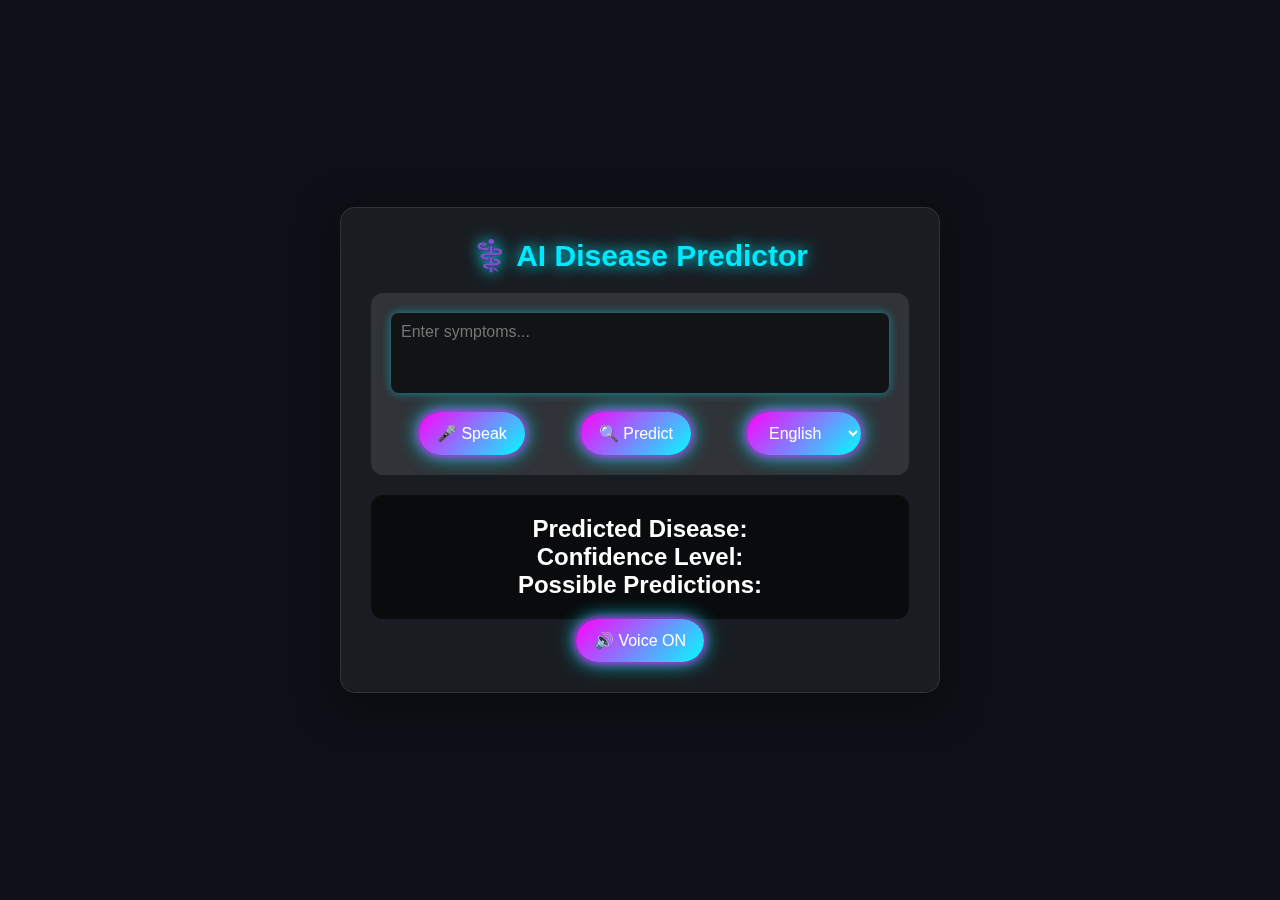
<file: index.html>
<!DOCTYPE html>
<html lang="en">
<head>
    <meta charset="UTF-8">
    <meta name="viewport" content="width=device-width, initial-scale=1.0">
    <title>AI Disease Predictor</title>
    <link rel="stylesheet" href="style.css">
</head>
<body>
    <div class="container">
        <h1 class="title">⚕️ AI Disease Predictor</h1>
        <div id="input-container">
            <textarea id="symptoms" placeholder="Enter symptoms..."></textarea>
            <div class="button-group">
                <button id="speech-btn" class="btn neon-btn">🎤 Speak</button>
                <button id="predict-btn" class="btn neon-btn">🔍 Predict</button>
                <select id="language-select" class="btn neon-btn">
                    <div class="it">
                        <option value="en-US">English</option>
                        <option value="hi-IN">Hindi</option>
                        <option value="es-ES">Spanish</option>
                        <option value="fr-FR">French</option>
                    </div>
                </select>
            </div>
        </div>
        <div id="output-container">
            <h2>Predicted Disease:</h2>
            <p id="disease"></p>
            <h2>Confidence Level:</h2>
            <p id="confidence"></p>
            <h2>Possible Predictions:</h2>
            <ul id="top-predictions"></ul>
        </div>
        <button id="toggle-voice-btn" class="btn neon-btn">🔊 Voice ON</button>
    </div>
    <script src="script.js"></script>
</body>

</html>
</file>
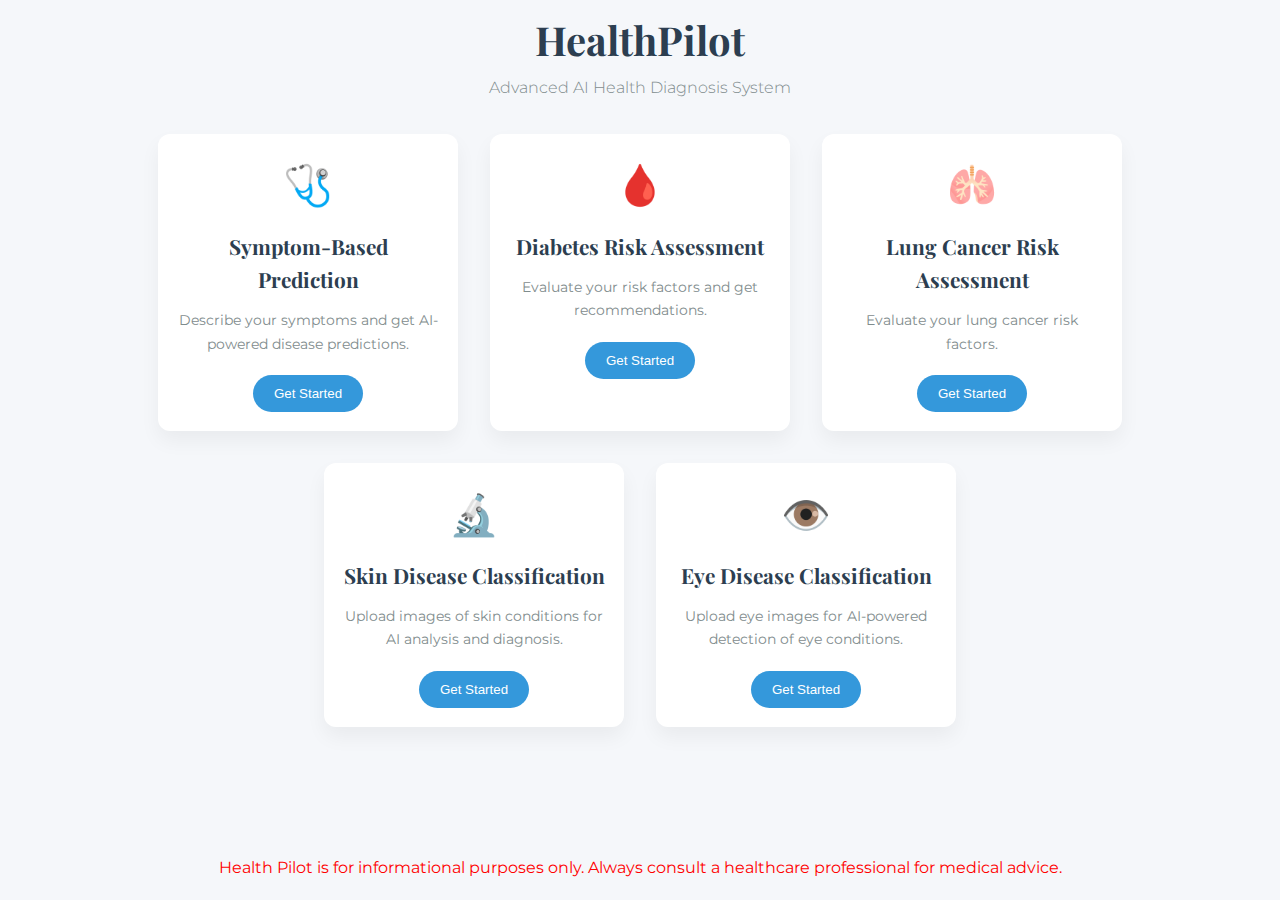
<file: templates/home.html>
<!DOCTYPE html>
<html lang="en">
<head>
    <meta charset="UTF-8">
    <meta name="viewport" content="width=device-width, initial-scale=1.0">
    <title>Health Pilot - AI Health Advisor</title>
    <link href="https://fonts.googleapis.com/css2?family=Playfair+Display:wght@400;700&family=Montserrat:wght@300;400;500&display=swap" rel="stylesheet">
    <style>
        * {
            margin: 0;
            padding: 0;
            box-sizing: border-box;
        }
        
        body {
            font-family: 'Montserrat', sans-serif;
            background-color: #f5f7fa;
            color: #333;
            line-height: 1.6;
        }
        
        .container {
            max-width: 1200px;
            margin: 0 auto;
            padding: 0.2rem;
            min-height: 100vh;
            display: flex;
            flex-direction: column;
        }
        
        header {
            text-align: center;
            margin-bottom: 5px;
            padding: 5px;
        }
        
        .title {
            font-family: 'Playfair Display', serif;
            font-size: 2.5rem;
            color: #2c3e50;
            margin-bottom: 0.15rem;
        }
        
        .subtitle {
            font-size: 1rem;
            color: #7f8c8d;
            font-weight: 300;
        }
        
        .options-container {
            display: flex;
            justify-content: center;
            flex-wrap: wrap;
            gap: 2rem;
            margin: 1.5rem 0;
        }
        
        .option-card {
            background-color: white;
            border-radius: 12px;
            box-shadow: 0 10px 20px rgba(0,0,0,0.05);
            padding: 1.2rem;
            width: 300px;
            text-align: center;
            transition: transform 0.3s, box-shadow 0.3s;
            cursor: pointer;
        }
        
        .option-card:hover {
            transform: translateY(-10px);
            box-shadow: 0 15px 30px rgba(0,0,0,0.1);
        }
        
        .option-icon {
            font-size: 2.5rem;
            margin-bottom: 0.8rem;
        }
        
        .option-title {
            font-family: 'Playfair Display', serif;
            font-size: 1.3rem;
            margin-bottom: 0.8rem;
            color: #2c3e50;
        }
        
        .option-description {
            color: #7f8c8d;
            margin-bottom: 1.2rem;
            font-size: 0.9rem;
        }
        
        .option-btn {
            background-color: #3498db;
            color: white;
            border: none;
            padding: 0.7rem 1.3rem;
            border-radius: 50px;
            font-weight: 500;
            cursor: pointer;
            transition: background-color 0.3s;
        }
        
        .option-btn:hover {
            background-color: #2980b9;
        }
        
        footer {
            margin-top: auto;
            text-align: center;
            padding: 1rem 0;
            color: red;
            font-size: 1rem;
        }
    </style>
</head>
<body>
    <div class="container">
        <header>
            <h1 class="title">HealthPilot</h1>
            <p class="subtitle">Advanced AI Health Diagnosis System</p>
        </header>
        
        <div class="options-container">
            <div class="option-card" onclick="window.location.href='/symptom_prediction'">
                <div class="option-icon">🩺</div>
                <h2 class="option-title">Symptom-Based Prediction</h2>
                <p class="option-description">Describe your symptoms and get AI-powered disease predictions.</p>
                <button class="option-btn">Get Started</button>
            </div>
            
            <div class="option-card" onclick="window.location.href='/diabetes'">
                <div class="option-icon">🩸</div>
                <h2 class="option-title">Diabetes Risk Assessment</h2>
                <p class="option-description">Evaluate your risk factors and get recommendations.</p>
                <button class="option-btn">Get Started</button>
            </div>

            <div class="option-card" onclick="window.location.href='/lungs'">
                <div class="option-icon">🫁</div>
                <h2 class="option-title">Lung Cancer Risk Assessment</h2>
                <p class="option-description">Evaluate your lung cancer risk factors.</p>
                <button class="option-btn">Get Started</button>
            </div>
                        
            <div class="option-card" onclick="window.location.href='/skin_disease'">
                <div class="option-icon">🔬</div>
                <h2 class="option-title">Skin Disease Classification</h2>
                <p class="option-description">Upload images of skin conditions for AI analysis and diagnosis.</p>
                <button class="option-btn">Get Started</button>
            </div>

            <div class="option-card" onclick="window.location.href='/eye_disease'">
                <div class="option-icon">👁️</div>
                <h2 class="option-title">Eye Disease Classification</h2>
                <p class="option-description">Upload eye images for AI-powered detection of eye conditions.</p>
                <button class="option-btn">Get Started</button>
            </div>            
        </div>
        
        <footer>
            <p>Health Pilot is for informational purposes only. Always consult a healthcare professional for medical advice.</p>
        </footer>
    </div>
</body>
</html>
</file>
<file: style.css>
/* Global Styles */
* {
    margin: 0;
    padding: 0;
    box-sizing: border-box;
    font-family: 'Poppins', sans-serif;
}

body {
    background: #0d1117;
    display: flex;
    justify-content: center;
    align-items: center;
    height: 100vh;
    text-align: center;
    padding: 20px;
}

/* Container */
.container {
    max-width: 600px;
    width: 100%;
    background: rgba(255, 255, 255, 0.05);
    backdrop-filter: blur(20px);
    padding: 30px;
    border-radius: 15px;
    box-shadow: 0 10px 40px rgba(0, 0, 0, 0.5);
    border: 1px solid rgba(255, 255, 255, 0.1);
    transition: 0.3s ease-in-out;
}

.container:hover {
    transform: scale(1.02);
}

/* Title */
.title {
    font-size: 30px;
    color: #00eaff;
    text-shadow: 0 0 15px #00eaff;
    margin-bottom: 20px;
}

/* Input Container */
#input-container {
    background: rgba(255, 255, 255, 0.1);
    padding: 20px;
    border-radius: 12px;
    margin-bottom: 20px;
}

/* Textarea */
#symptoms {
    width: 100%;
    height: 80px;
    padding: 10px;
    border: none;
    outline: none;
    border-radius: 8px;
    background: rgba(0, 0, 0, 0.6);
    color: #fff;
    font-size: 16px;
    resize: none;
    box-shadow: 0 0 10px rgba(0, 238, 255, 0.5);
}

/* Buttons */
.button-group {
    display: flex;
    justify-content: space-around;
    margin-top: 15px;
}

.btn {
    padding: 12px 18px;
    font-size: 16px;
    border: none;
    border-radius: 25px;
    color: white;
    cursor: pointer;
    transition: 0.3s ease-in-out;
}

.it{
    color: black;
}
.neon-btn {
    background: linear-gradient(135deg, #ff00ff, #00ffff);
    box-shadow: 0 0 10px #ff00ff, 0 0 20px #00ffff;
}

.neon-btn:hover {
    transform: scale(1.1);
    box-shadow: 0 0 20px #ff00ff, 0 0 30px #00ffff;
}

/* Dropdown */
.dropdown {
    padding: 10px;
    border-radius: 10px;
    outline: none;
}

/* Output Container */
#output-container {
    background: rgba(0, 0, 0, 0.6);
    padding: 20px;
    border-radius: 12px;
    color: white;
    margin-top: 20px;
}

/* Predictions List */
#top-predictions {
    list-style: none;
    padding: 0;
}

#top-predictions li {
    background: linear-gradient(135deg, #90f7ec, #32ccbc);
    color: white;
    padding: 8px;
    margin: 5px 0;
    border-radius: 5px;
    transition: 0.3s;
}

#top-predictions li:hover {
    transform: scale(1.05);
}
</file>
